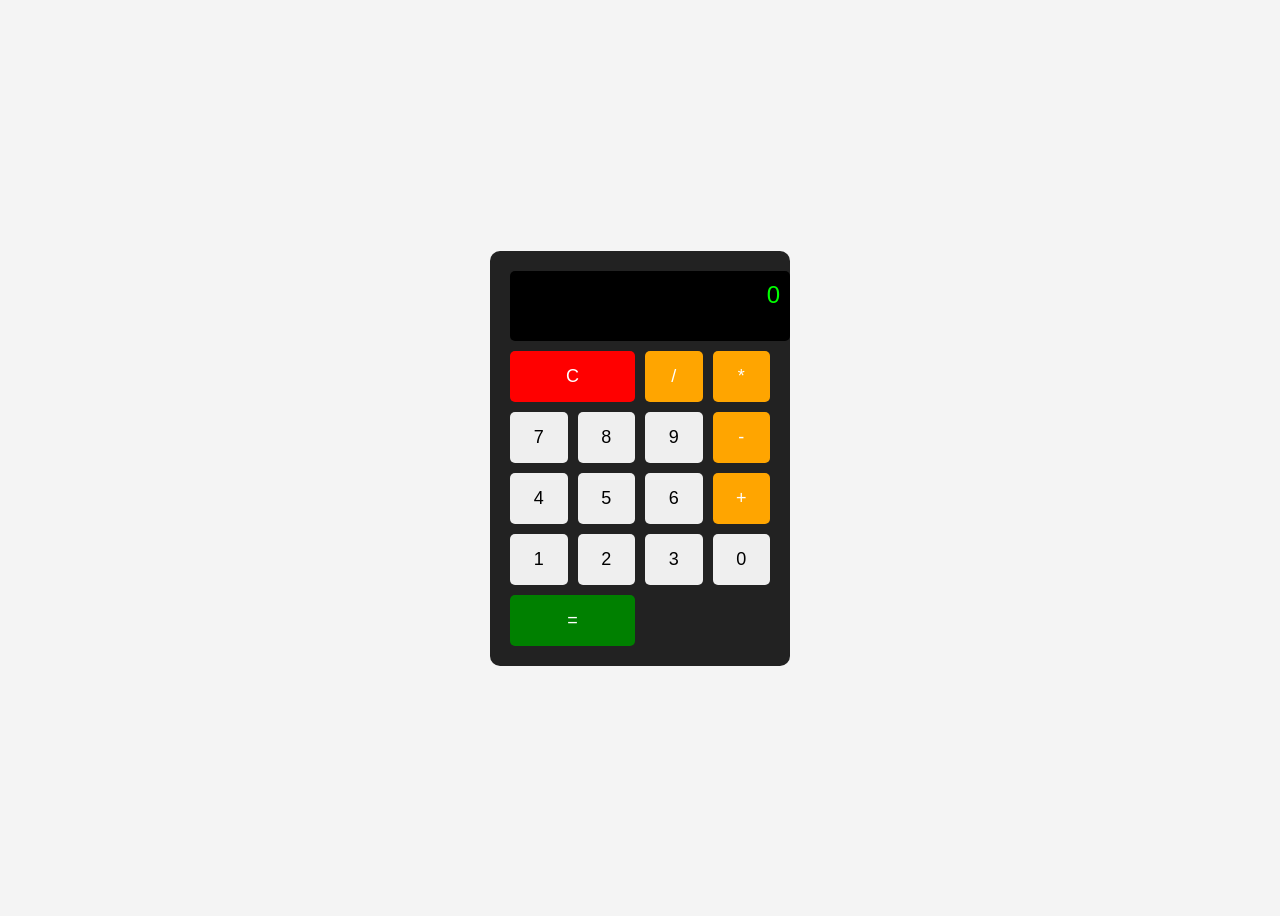
<file: Task1_Calculator/index.html>
<!DOCTYPE html>
<html lang="en">
<head>
    <meta charset="UTF-8">
    <title>Calculator</title>
    <link rel="stylesheet" href="style.css">
</head>

<body>

<div class="calculator">
    <div id="display" class="display">0</div>

    <div class="buttons">
        <button class="clear">C</button>
        <button class="operator">/</button>
        <button class="operator">*</button>

        <button>7</button>
        <button>8</button>
        <button>9</button>
        <button class="operator">-</button>

        <button>4</button>
        <button>5</button>
        <button>6</button>
        <button class="operator">+</button>

        <button>1</button>
        <button>2</button>
        <button>3</button>

        <button>0</button>
        <button class="equal">=</button>
    </div>
</div>

<script src="script.js"></script>
</body>
</html>
</file>
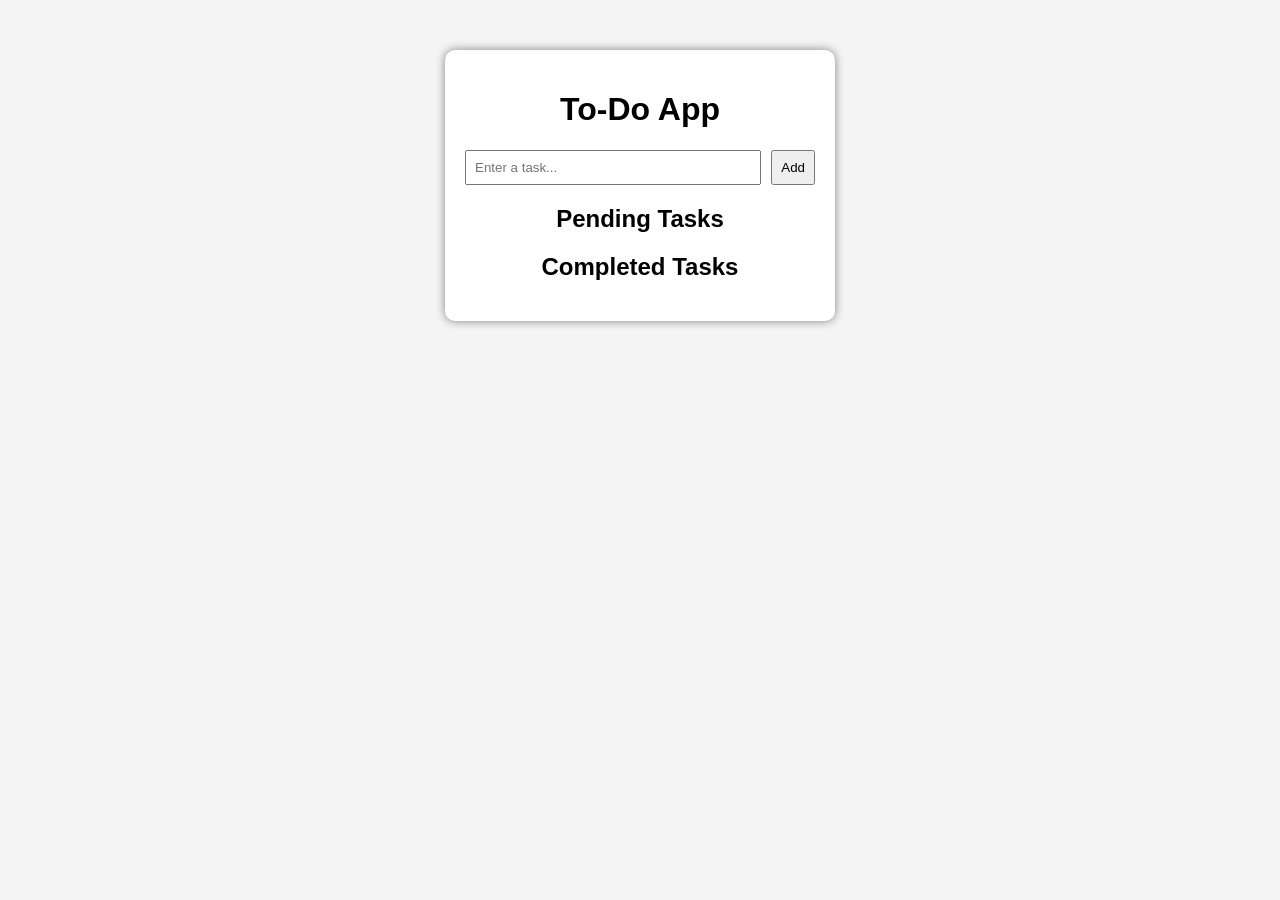
<file: Task2_TodoApp/index.html>
<!DOCTYPE html>
<html lang="en">
<head>
    <meta charset="UTF-8">
    <title>To-Do App</title>
    <link rel="stylesheet" href="style.css">
</head>
<body>

<div class="container">
    <h1>To-Do App</h1>

    <!-- Input Section -->
    <div class="input-section">
        <input type="text" id="taskInput" placeholder="Enter a task...">
        <button onclick="addTask()">Add</button>
    </div>

    <!-- Pending Tasks -->
    <h2>Pending Tasks</h2>
    <ul id="pendingList"></ul>

    <!-- Completed Tasks -->
    <h2>Completed Tasks</h2>
    <ul id="completedList"></ul>
</div>

<script src="script.js"></script>
</body>
</html>
</file>
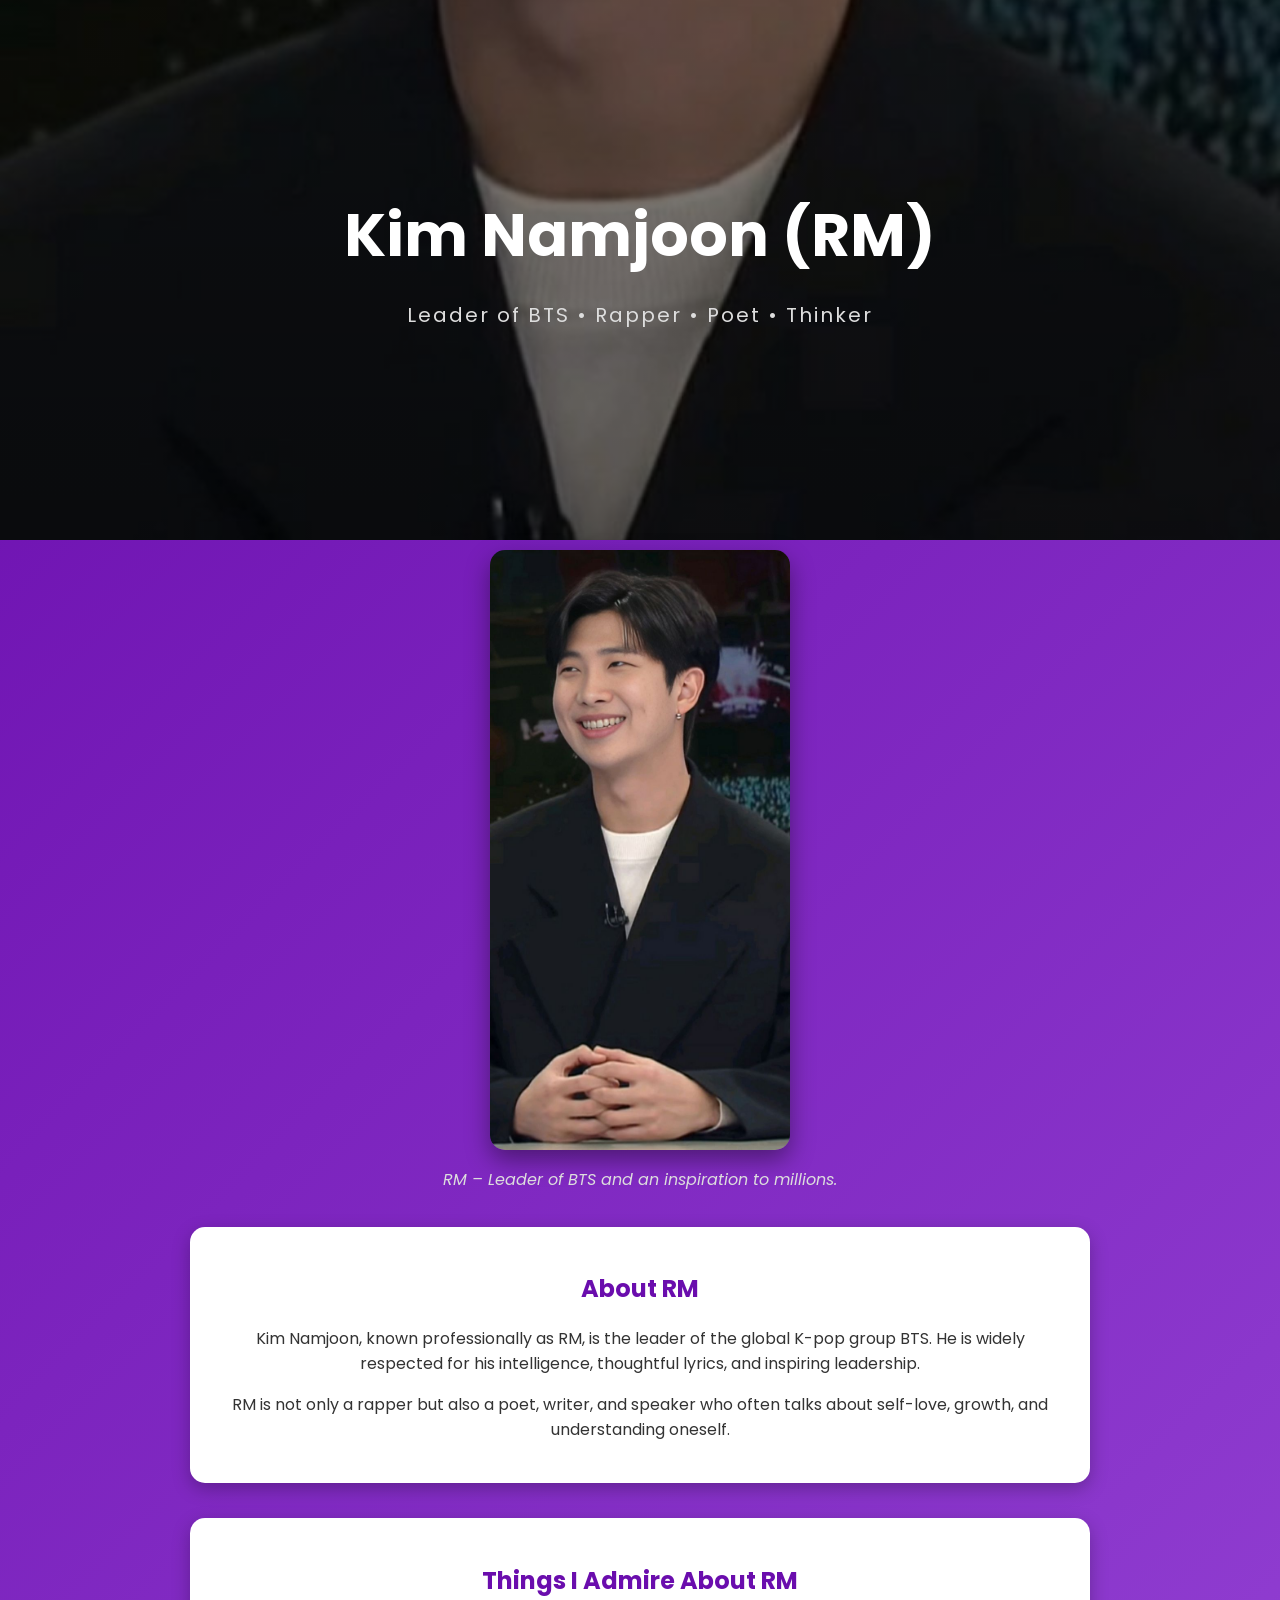
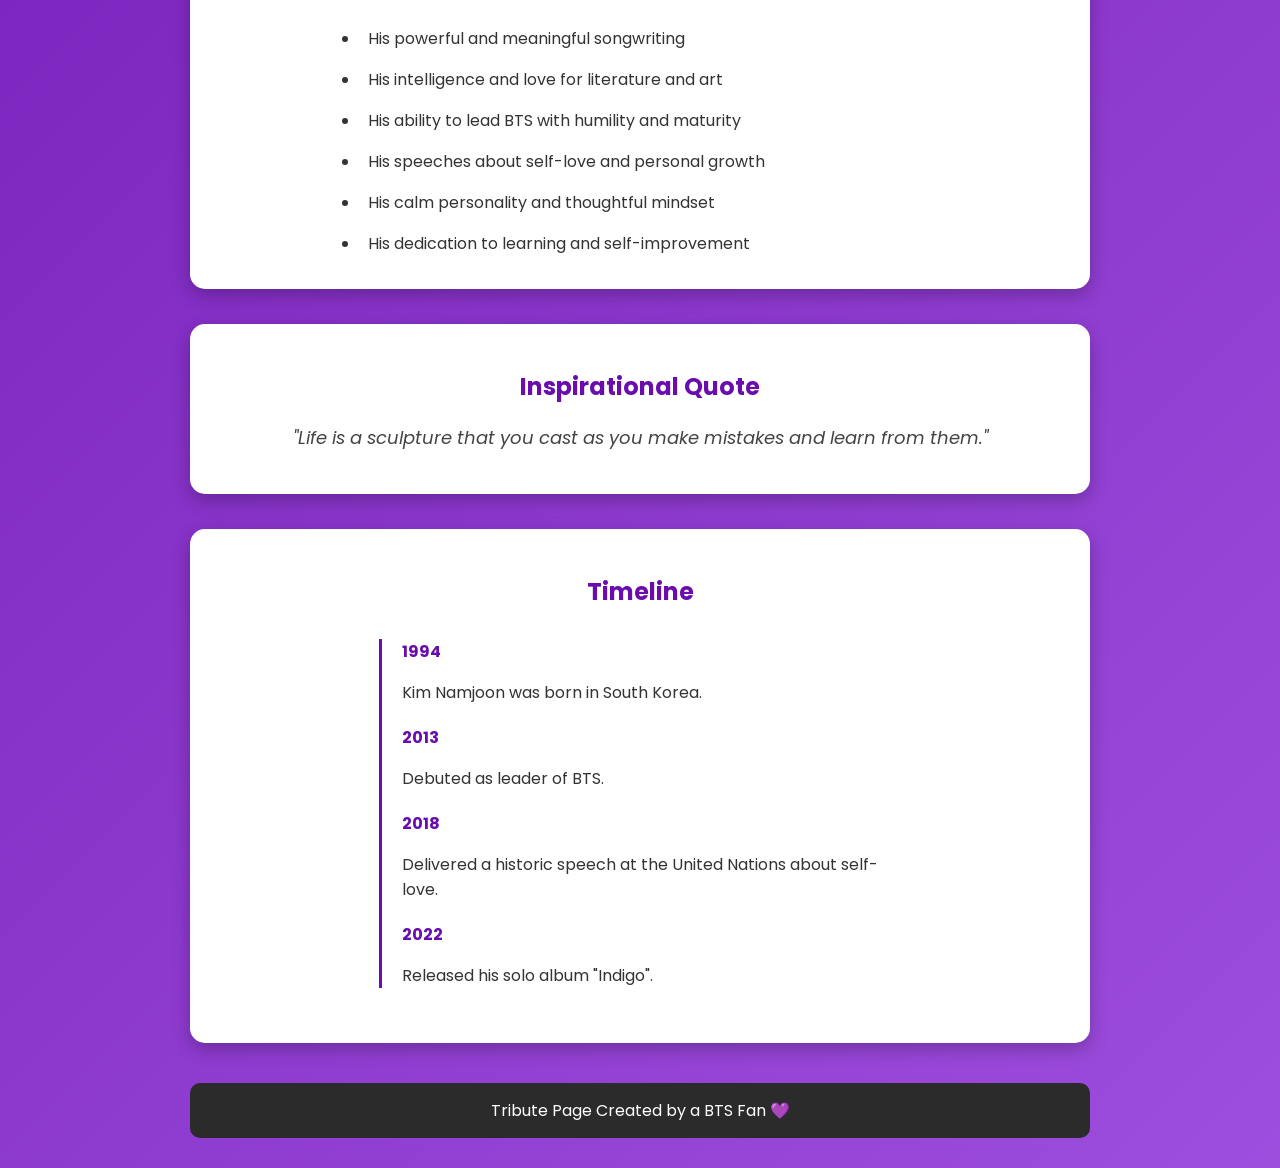
<file: Task3_TributePage/index.html>
<!DOCTYPE html>
<html>
<head>
<meta charset="UTF-8">
<title>Tribute to RM</title>

<link href="https://fonts.googleapis.com/css2?family=Poppins:wght@300;500;700&display=swap" rel="stylesheet">

<style>

body{
    margin:0;
    font-family:'Poppins', Arial, Helvetica, sans-serif;
    background: linear-gradient(135deg,#6a0dad,#9d4edd);
    text-align:center;
    color:white;
}

/* HERO SECTION */

.hero{
    height:60vh;
    background:
        linear-gradient(rgba(0,0,0,0.5),rgba(0,0,0,0.6)),
        url("RM.jpeg");
    background-size:cover;
    background-position:center;
    display:flex;
    align-items:center;
    justify-content:center;
}

.hero-content h1{
    font-size:60px;
    margin:0;
}

.hero-content p{
    font-size:20px;
    letter-spacing:2px;
    color:#ddd;
}

/* MAIN CONTAINER */

.container{
    max-width:900px;
    margin:-40px auto 0 auto;
    padding:30px;
}

.subtitle{
    font-style:italic;
    color:#eee;
    margin-bottom:20px;
}

img{
    width:300px;
    border-radius:15px;
    margin-top:20px;
    box-shadow:0 10px 25px rgba(0,0,0,0.4);
    transition:transform 0.4s ease;
}

img:hover{
    transform:scale(1.06);
}

.caption{
    font-style: italic;
    color:#ddd;
    margin-top:10px;
}

.section{
    margin-top:35px;
    background:white;
    padding:25px;
    border-radius:15px;
    box-shadow:0 6px 18px rgba(0,0,0,0.25);
    color:#333;
    animation:fadeUp 1s ease;
}

h2{
    color:#6a0dad;
}

ul{
    text-align:left;
    max-width:600px;
    margin:auto;
}

li{
    padding:8px;
}

.quote{
    font-style:italic;
    color:#444;
    margin-top:20px;
    font-size:18px;
}

footer{
    margin-top:40px;
    padding:15px;
    background:#2b2b2b;
    color:white;
    border-radius:10px;
}

/* ANIMATION */

@keyframes fadeUp{
    from{
        opacity:0;
        transform:translateY(20px);
    }
    to{
        opacity:1;
        transform:translateY(0);
    }
}

/* TIMELINE */

.timeline{
    border-left:3px solid #6a0dad;
    max-width:500px;
    margin:30px auto;
    padding-left:20px;
}

.timeline-item{
    margin-bottom:20px;
    text-align:left;
}

.timeline-item h4{
    margin:0;
    color:#6a0dad;
}

</style>
</head>

<body>

<header class="hero">
<div class="hero-content">
<h1>Kim Namjoon (RM)</h1>
<p>Leader of BTS • Rapper • Poet • Thinker</p>
</div>
</header>

<div class="container">

<img src="RM.jpeg" alt="RM BTS">
<p class="caption">RM – Leader of BTS and an inspiration to millions.</p>

<div class="section">

<h2>About RM</h2>

<p>
Kim Namjoon, known professionally as RM, is the leader of the global
K-pop group BTS. He is widely respected for his intelligence,
thoughtful lyrics, and inspiring leadership.
</p>

<p>
RM is not only a rapper but also a poet, writer, and speaker who
often talks about self-love, growth, and understanding oneself.
</p>

</div>

<div class="section">

<h2>Things I Admire About RM</h2>

<ul>
<li>His powerful and meaningful songwriting</li>
<li>His intelligence and love for literature and art</li>
<li>His ability to lead BTS with humility and maturity</li>
<li>His speeches about self-love and personal growth</li>
<li>His calm personality and thoughtful mindset</li>
<li>His dedication to learning and self-improvement</li>
</ul>

</div>

<div class="section">

<h2>Inspirational Quote</h2>

<p class="quote">
"Life is a sculpture that you cast as you make mistakes and learn from them."
</p>

</div>

<div class="section">

<h2>Timeline</h2>

<div class="timeline">

<div class="timeline-item">
<h4>1994</h4>
<p>Kim Namjoon was born in South Korea.</p>
</div>

<div class="timeline-item">
<h4>2013</h4>
<p>Debuted as leader of BTS.</p>
</div>

<div class="timeline-item">
<h4>2018</h4>
<p>Delivered a historic speech at the United Nations about self-love.</p>
</div>

<div class="timeline-item">
<h4>2022</h4>
<p>Released his solo album "Indigo".</p>
</div>

</div>

</div>

<footer>
Tribute Page Created by a BTS Fan 💜
</footer>

</div>

</body>
</html>
</file>
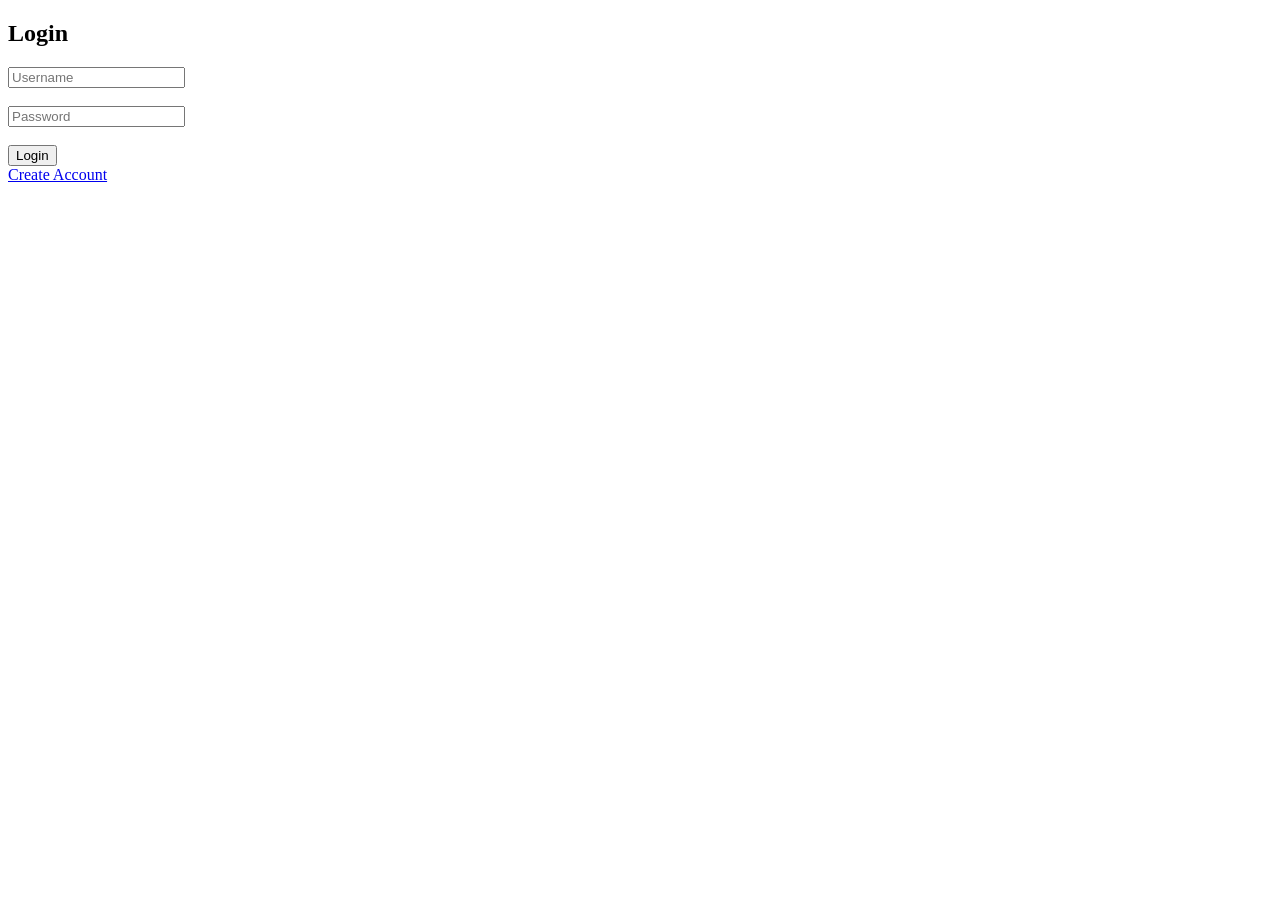
<file: Task4_LoginAuth/templates/login.html>
<!DOCTYPE html>
<html>
<body>
<h2>Login</h2>

<form method="POST">
<input type="text" name="username" placeholder="Username"><br><br>
<input type="password" name="password" placeholder="Password"><br><br>
<button type="submit">Login</button>
</form>

<a href="/register">Create Account</a>

</body>
</html>
</file>
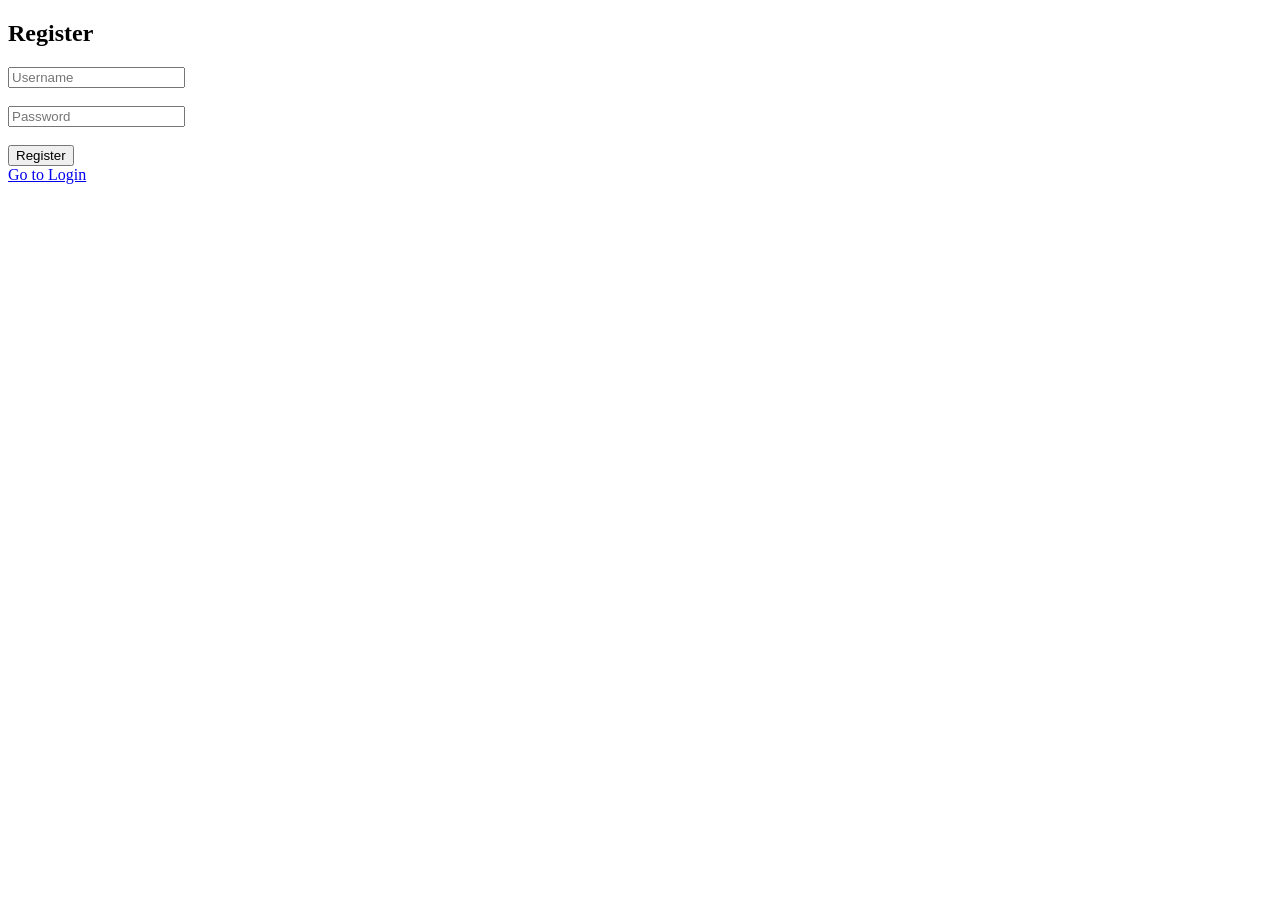
<file: Task4_LoginAuth/templates/register.html>
<!DOCTYPE html>
<html>
<body>
<h2>Register</h2>

<form method="POST">
<input type="text" name="username" placeholder="Username"><br><br>
<input type="password" name="password" placeholder="Password"><br><br>
<button type="submit">Register</button>
</form>

<a href="/login">Go to Login</a>

</body>
</html>
</file>
<file: Task1_Calculator/style.css>
body {
    font-family: Arial, sans-serif;
    background: #f4f4f4;
    display: flex;
    justify-content: center;
    align-items: center;
    height: 100vh;
}

/* Calculator container */
.calculator {
    background: #222;
    padding: 20px;
    border-radius: 10px;
    width: 260px;
}

/* Display screen */
.display {
    width: 100%;
    height: 50px;
    background: #000;
    color: #0f0;
    font-size: 24px;
    text-align: right;
    padding: 10px;
    border-radius: 5px;
    margin-bottom: 10px;
    overflow-x: auto;
}

/* Grid layout */
.buttons {
    display: grid;
    grid-template-columns: repeat(4, 1fr);
    gap: 10px;
}

/* Buttons */
button {
    padding: 15px;
    font-size: 18px;
    border: none;
    border-radius: 5px;
    cursor: pointer;
}

.operator {
    background: orange;
    color: white;
}

.equal {
    background: green;
    color: white;
    grid-column: span 2;
}

.clear {
    background: red;
    color: white;
    grid-column: span 2;
}
</file>
<file: Task2_TodoApp/style.css>
body {
    font-family: Arial;
    background: #f4f4f4;
    display: flex;
    justify-content: center;
    margin-top: 50px;
}

.container {
    background: white;
    padding: 20px;
    width: 350px;
    border-radius: 10px;
    box-shadow: 0 0 10px gray;
}

h1, h2 {
    text-align: center;
}

.input-section {
    display: flex;
    gap: 10px;
}

input {
    flex: 1;
    padding: 8px;
}

button {
    padding: 8px;
    cursor: pointer;
}

ul {
    list-style: none;
    padding: 0;
}

li {
    background: #eee;
    margin: 5px 0;
    padding: 10px;
    display: flex;
    flex-direction: column;
    border-radius: 5px;
}

.task-actions {
    margin-top: 5px;
}

.task-actions button {
    margin-right: 5px;
}

.completed {
    text-decoration: line-through;
    background: #d4edda;
}
</file>
